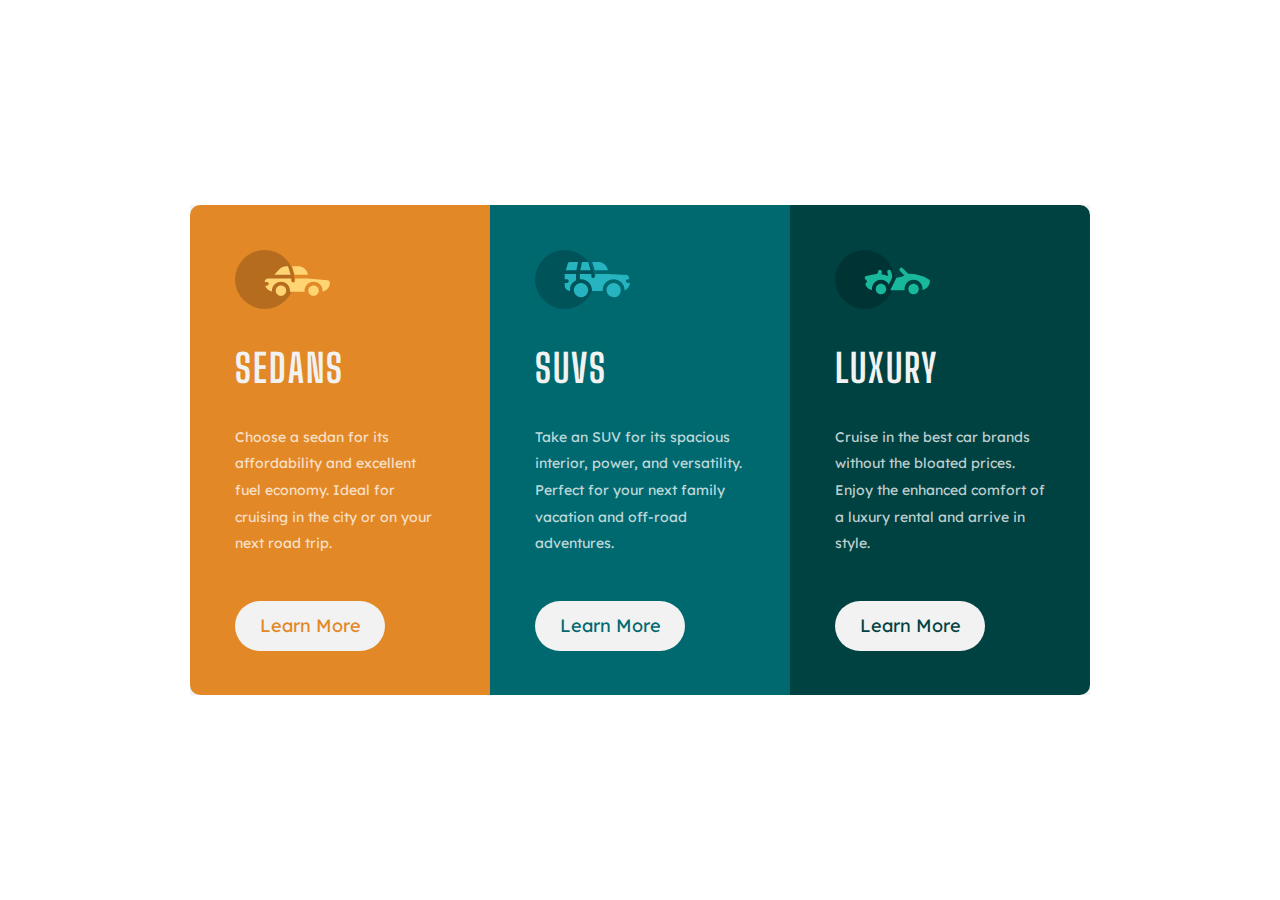
<file: index.html>
<!doctype html><html lang="en"><head><meta charset="UTF-8"/><meta name="viewport" content="width=device-width,initial-scale=1"/><title>Frontend Mentor | 3-column preview card component</title><link href="index.9d208948.css" rel="stylesheet"></head><body class="body"><div class="grid"><div class="grid__box grid__box--sedan"><div class="content"><img class="content__image" src="img/icon-sedans.e7945028.svg" alt="mini image of Sedan"/><h2 class="content__header">Sedans</h2><p class="content__paragraph">Choose a sedan for its affordability and excellent fuel economy. Ideal for cruising in the city or on your next road trip.</p><button class="content__button content__button--orange">Learn More</button></div></div><div class="grid__box grid__box--suv"><div class="content"><img class="content__image" src="img/icon-suvs.058b664c.svg" alt="mini image of SUV"/><h2 class="content__header">SUVs</h2><p class="content__paragraph">Take an SUV for its spacious interior, power, and versatility. Perfect for your next family vacation and off-road adventures.</p><button class="content__button content__button--cyan">Learn More</button></div></div><div class="grid__box grid__box--luxury"><div class="content"><img class="content__image" src="img/icon-luxury.7d6e1aef.svg" alt="mini image of Luxury"/><h2 class="content__header">Luxury</h2><p class="content__paragraph">Cruise in the best car brands without the bloated prices. Enjoy the enhanced comfort of a luxury rental and arrive in style.</p><button class="content__button content__button--dark-cyan">Learn More</button></div></div></div><script src="index.9d208948.js"></script></body></html>
</file>
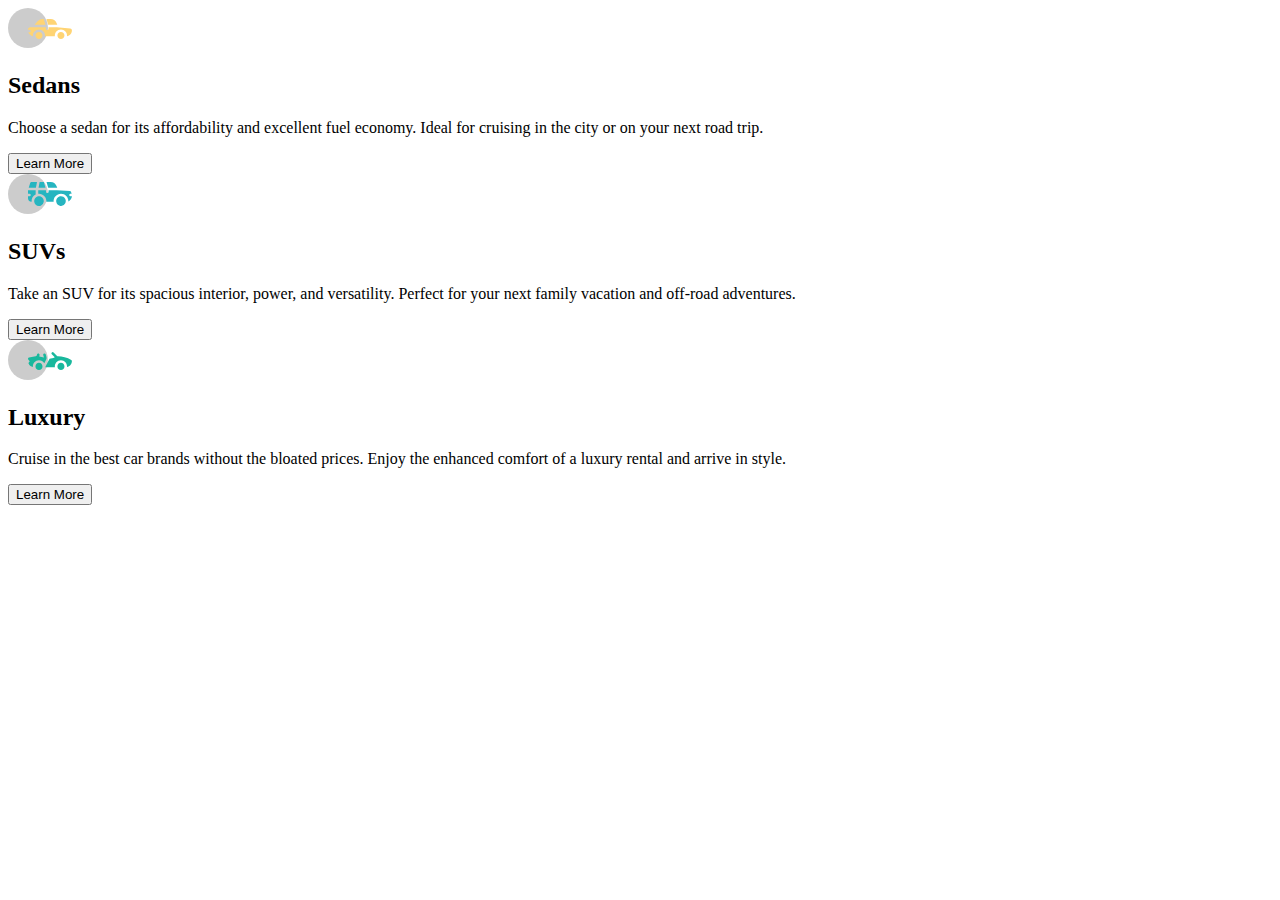
<file: src/pages/index.html>
<!DOCTYPE html>
<html lang="en">
  <head>
    <meta charset="UTF-8" />
    <meta name="viewport" content="width=device-width, initial-scale=1.0" />
    <title>Frontend Mentor | 3-column preview card component</title>
  </head>
  <body class="body">
    <div class="grid">
      <div class="grid__box grid__box--sedan">
        <div class="content">
          <img class="content__image" src="../img/icon-sedans.svg" alt="mini image of Sedan" />
          <h2 class="content__header">Sedans</h2>
          <p class="content__paragraph">
            Choose a sedan for its affordability and excellent fuel economy. Ideal for cruising in the city or on your
            next road trip.
          </p>
          <button class="content__button content__button--orange">Learn More</button>
        </div>
      </div>
      <div class="grid__box grid__box--suv">
        <div class="content">
          <img class="content__image" src="../img/icon-suvs.svg" alt="mini image of SUV" />
          <h2 class="content__header">SUVs</h2>
          <p class="content__paragraph">
            Take an SUV for its spacious interior, power, and versatility. Perfect for your next family vacation and
            off-road adventures.
          </p>
          <button class="content__button content__button--cyan">Learn More</button>
        </div>
      </div>
      <div class="grid__box grid__box--luxury">
        <div class="content">
          <img class="content__image" src="../img/icon-luxury.svg" alt="mini image of Luxury" />
          <h2 class="content__header">Luxury</h2>
          <p class="content__paragraph">
            Cruise in the best car brands without the bloated prices. Enjoy the enhanced comfort of a luxury rental and
            arrive in style.
          </p>
          <button class="content__button content__button--dark-cyan">Learn More</button>
        </div>
      </div>
    </div>
  </body>
</html>
</file>
<file: index.9d208948.css>
*,:after,:before{box-sizing:border-box}body,html{margin:0}@font-face{font-family:header-font;src:url(font/BigShouldersDisplay-Bold.8489d3c9.ttf) format("truetype")}@font-face{font-family:paragraph-font;src:url(font/LexendDeca-Regular.a466ffa3.ttf) format("truetype")}@font-face{font-family:button-font;src:url(font/LexendDeca-Regular.a466ffa3.ttf) format("truetype")}.body{min-width:375px}.grid{width:325px;margin:15% auto;background:#f2f2f2;display:grid;grid-template-columns:1fr;grid-template-rows:repeat(3,450px)}.grid__box--sedan{background:#e38826;border-top-left-radius:10px;border-top-right-radius:10px}.grid__box--suv{background:#006970}.grid__box--luxury{background:#004241;border-bottom-left-radius:10px;border-bottom-right-radius:10px}.content{padding:50px}.content__image{width:30%;height:30%}.content__header{font-family:header-font,Arial,Helvetica,sans-serif;color:#f2f2f2;text-transform:uppercase;font-size:40px;letter-spacing:1px}.content__paragraph{font-family:paragraph-font,Arial,Helvetica,sans-serif;color:hsla(0,0%,100%,.75);font-size:15px;line-height:1.7}.content__button{background:#f2f2f2;padding:10px;border-radius:35px;width:145px;height:47px;margin-top:10px;border:none;font-family:button-font,Arial,Helvetica,sans-serif;font-size:15px}.content__button:hover{background:none;color:hsla(0,0%,100%,.75);cursor:pointer;border:2px solid hsla(0,0%,100%,.75)}.content__button--orange{color:#e38826}.content__button--cyan{color:#006970}.content__button--dark-cyan{color:#004241}@media screen and (min-width:600px){.grid{width:500px;grid-template-rows:repeat(3,625px);margin:20% auto}.content{padding:65px}.content__image{width:37%;height:37%}.content__header{font-size:50px;letter-spacing:2px}.content__paragraph{font-size:19px;line-height:1.9}.content__button{padding:10px;border-radius:45px;width:182px;height:58px;margin-top:18px;font-size:20px}}@media screen and (min-width:800px){.grid{width:700px;grid-template-columns:repeat(3,1fr);grid-template-rows:repeat(1,425px);margin:0 auto;position:absolute;top:50%;left:50%;transform:translate(-50%,-50%)}.grid__box--sedan{background:#e38826;border-top-left-radius:10px;border-top-right-radius:0;border-bottom-left-radius:10px}.grid__box--suv{background:#006970}.grid__box--luxury{background:#004241;border-bottom-left-radius:0;border-bottom-right-radius:10px;border-top-right-radius:10px}.content{padding:45px}.content__image{width:40%;height:40%}.content__header{font-size:30px}.content__paragraph{font-size:12px}.content__button{border-radius:35px;width:130px;height:40px;margin-top:20px;font-size:15px}}@media screen and (min-width:1000px){.grid{width:900px;grid-template-columns:repeat(3,1fr);grid-template-rows:repeat(1,490px)}.content__image{width:45%;height:45%}.content__header{font-size:39px}.content__paragraph{font-size:14px}.content__button{border-radius:40px;width:150px;height:50px;margin-top:30px;font-size:18px}}@media screen and (min-width:1400px){.grid{width:1100px;grid-template-columns:repeat(3,1fr);grid-template-rows:repeat(1,610px)}.content{padding:50px}.content__image{width:40%;height:40%}.content__header{font-size:45px}.content__paragraph{font-size:19px}.content__button{border-radius:48px;width:163px;height:58px;margin-top:40px;font-size:21px}}
</file>
